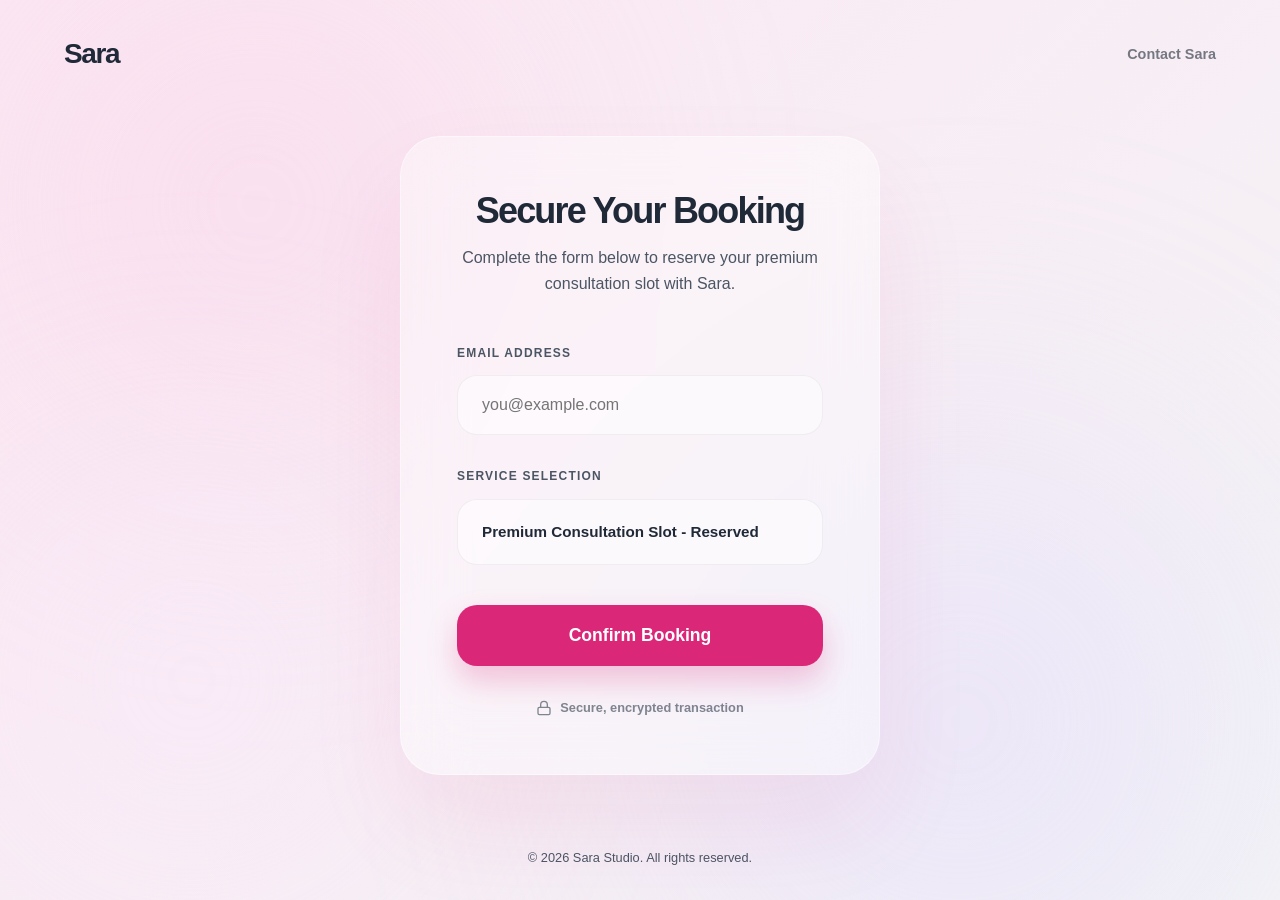
<file: index.html>
<!DOCTYPE html>
<html lang="en">
<head>
    <meta charset="UTF-8">
    <meta name="viewport" content="width=device-width, initial-scale=1.0">
    <meta name="description" content="Official Checkout for Sara - Visual Direction & Content Strategy.">
    <title>Sara | Checkout</title>
    <link rel="stylesheet" href="style.css">
    <link rel="preconnect" href="https://fonts.googleapis.com">
    <link rel="preconnect" href="https://fonts.gstatic.com" crossorigin>
</head>
<body>
    <div class="background-mesh">
        <div class="mesh-orb orb-1"></div>
        <div class="mesh-orb orb-2"></div>
        <div class="mesh-orb orb-3"></div>
    </div>

    <nav>
        <div class="container nav-container animate-fade-up">
            <a href="#" class="logo">Sara</a>
            <a href="mailto:sara@example.com" class="nav-cta">
                Contact Sara
            </a>
        </div>
    </nav>

    <main class="page-center">
        <section id="checkout" class="checkout-section animate-fade-up">
            <div class="container">
                <div class="checkout-box">
                    <h2 class="checkout-title">Secure Your Booking</h2>
                    <p class="checkout-subtitle">Complete the form below to reserve your premium consultation slot with Sara.</p>
                    <form id="checkout-form">
                        <div class="form-group">
                            <label for="email">Email Address</label>
                            <input type="email" id="email" placeholder="you@example.com" required>
                        </div>
                        <div class="form-group">
                            <label>Service Selection</label>
                            <div class="stripe-element-placeholder">
                                Premium Consultation Slot - Reserved
                            </div>
                        </div>
                        <button type="submit" class="btn-checkout">Confirm Booking</button>
                    </form>
                    <div class="checkout-footer">
                        <svg viewBox="0 0 24 24" fill="none" stroke="currentColor" stroke-width="2" stroke-linecap="round" stroke-linejoin="round" width="16" height="16"><rect x="3" y="11" width="18" height="11" rx="2" ry="2"></rect><path d="M7 11V7a5 5 0 0 1 10 0v4"></path></svg>
                        Secure, encrypted transaction
                    </div>
                </div>
            </div>
        </section>
    </main>

    <footer>
        <div class="container">
            <p>&copy; 2026 Sara Studio. All rights reserved.</p>
        </div>
    </footer>

    <script src="script.js"></script>
</body>
</html>
</file>
<file: style.css>
/* 
   Sara's Checkout Page - Minimalist & Mobile-First
   Centered layout with "Alive" pink mesh background.
*/

:root {
    --bg-base: #fdf2f8; 
    --pink-soft: #fbcfe8;
    --pink-mid: #f9a8d4;
    --pink-accent: #db2777; 
    --lilac-soft: #f5f3ff;
    --text-primary: #1f2937;
    --text-secondary: #4b5563;
    --white: #ffffff;
    --font-main: -apple-system, BlinkMacSystemFont, "SF Pro Display", "Inter", "Segoe UI", Roboto, Helvetica, Arial, sans-serif;
    --transition-smooth: all 0.5s cubic-bezier(0.4, 0, 0.2, 1);
}

* {
    margin: 0;
    padding: 0;
    box-sizing: border-box;
    -webkit-font-smoothing: antialiased;
}

body {
    background: var(--bg-base);
    color: var(--text-primary);
    font-family: var(--font-main);
    line-height: 1.6;
    overflow: hidden; /* No scroll for single page */
    min-height: 100vh;
    position: relative;
    display: flex;
    flex-direction: column;
}

/* Alive Mesh Background */
.background-mesh {
    position: fixed;
    top: 0;
    left: 0;
    width: 100%;
    height: 100%;
    z-index: -1;
    overflow: hidden;
    background: linear-gradient(135deg, #fce7f3 0%, #f3f4f6 100%);
}

.mesh-orb {
    position: absolute;
    border-radius: 50%;
    filter: blur(120px);
    opacity: 0.5;
    animation: orbRotation 30s infinite linear;
    will-change: transform;
}

.orb-1 { width: 60vw; height: 60vw; background: radial-gradient(circle, #fbcfe8 0%, transparent 70%); top: -20%; left: -10%; }
.orb-2 { width: 70vw; height: 70vw; background: radial-gradient(circle, #ddd6fe 0%, transparent 70%); bottom: -30%; right: -10%; animation-duration: 35s; }
.orb-3 { width: 50vw; height: 50vw; background: radial-gradient(circle, #fae8ff 0%, transparent 70%); top: 40%; left: -10%; animation-duration: 40s; }

@keyframes orbRotation {
    0% { transform: rotate(0deg) translate(0, 0) scale(1.0); }
    50% { transform: rotate(180deg) translate(10%, 10%) scale(1.1); }
    100% { transform: rotate(360deg) translate(0, 0) scale(1.0); }
}

/* Navigation */
nav {
    padding: 2rem 0;
    z-index: 1000;
}

.container {
    max-width: 1200px;
    margin: 0 auto;
    padding: 0 1.5rem;
}

.nav-container {
    display: flex;
    justify-content: space-between;
    align-items: center;
}

.logo {
    font-size: 1.75rem;
    font-weight: 800;
    color: var(--text-primary);
    text-decoration: none;
    letter-spacing: -0.05em;
}

.nav-cta {
    color: var(--text-primary);
    text-decoration: none;
    font-weight: 700;
    font-size: 0.9rem;
    opacity: 0.6;
    transition: var(--transition-smooth);
}

.nav-cta:hover { opacity: 1; }

/* Main Centering */
.page-center {
    flex: 1;
    display: flex;
    align-items: center;
    justify-content: center;
    padding-bottom: 5vh;
}

.checkout-section {
    width: 100%;
}

.checkout-box {
    background: rgba(255, 255, 255, 0.4);
    backdrop-filter: blur(30px);
    max-width: 480px;
    width: 100%;
    margin: 0 auto;
    padding: 3.5rem;
    border-radius: 40px;
    box-shadow: 0 50px 100px rgba(219, 39, 119, 0.08);
    border: 1px solid rgba(255, 255, 255, 0.4);
    text-align: center;
}

.checkout-title {
    font-size: 2.25rem;
    font-weight: 900;
    letter-spacing: -0.05em;
    margin-bottom: 1rem;
    line-height: 1;
}

.checkout-subtitle {
    color: var(--text-secondary);
    font-size: 1rem;
    margin-bottom: 3rem;
    font-weight: 500;
}

.form-group {
    margin-bottom: 2rem;
    text-align: left;
}

.form-group label {
    display: block;
    font-size: 0.75rem;
    font-weight: 800;
    margin-bottom: 0.75rem;
    text-transform: uppercase;
    letter-spacing: 0.1em;
    color: var(--text-secondary);
}

.form-group input {
    width: 100%;
    padding: 1.25rem 1.5rem;
    border: 1px solid rgba(0, 0, 0, 0.05);
    background: rgba(255, 255, 255, 0.5);
    border-radius: 20px;
    font-size: 1rem;
    transition: var(--transition-smooth);
    font-weight: 500;
}

.form-group input:focus {
    background: var(--white);
    border-color: var(--pink-accent);
    outline: none;
    box-shadow: 0 0 0 5px rgba(219, 39, 119, 0.1);
}

.stripe-element-placeholder {
    padding: 1.25rem 1.5rem;
    border: 1px solid rgba(0, 0, 0, 0.05);
    background: rgba(255, 255, 255, 0.5);
    border-radius: 20px;
    margin-bottom: 2.5rem;
    font-weight: 700;
    font-size: 0.95rem;
    color: var(--text-primary);
}

.btn-checkout {
    width: 100%;
    background: var(--pink-accent);
    color: var(--white);
    padding: 1.25rem;
    border-radius: 20px;
    border: none;
    font-weight: 800;
    font-size: 1.1rem;
    cursor: pointer;
    transition: var(--transition-smooth);
    box-shadow: 0 15px 30px rgba(219, 39, 119, 0.25);
}

.btn-checkout:hover {
    transform: translateY(-2px) scale(1.01);
    box-shadow: 0 20px 40px rgba(219, 39, 119, 0.35);
}

.checkout-footer {
    margin-top: 2rem;
    display: flex;
    align-items: center;
    justify-content: center;
    gap: 0.5rem;
    font-size: 0.8rem;
    font-weight: 600;
    color: var(--text-secondary);
    opacity: 0.7;
}

footer {
    padding-bottom: 2rem;
    text-align: center;
    color: var(--text-secondary);
    font-size: 0.8rem;
    font-weight: 500;
}

/* Animations */
@keyframes fadeInUp {
    from { opacity: 0; transform: translateY(40px); }
    to { opacity: 1; transform: translateY(0); }
}

.animate-fade-up {
    animation: fadeInUp 1.2s cubic-bezier(0.16, 1, 0.3, 1) forwards;
}

/* Mobile Optimizations */
@media (max-width: 600px) {
    .checkout-box {
        padding: 2.5rem 1.5rem;
        border-radius: 32px;
        box-shadow: none;
        border: none;
        background: transparent;
    }
    
    .checkout-title {
        font-size: 10vw;
    }
    
    .logo {
        font-size: 1.5rem;
    }
    
    .page-center {
        padding-bottom: 10vh;
    }
}
</file>
